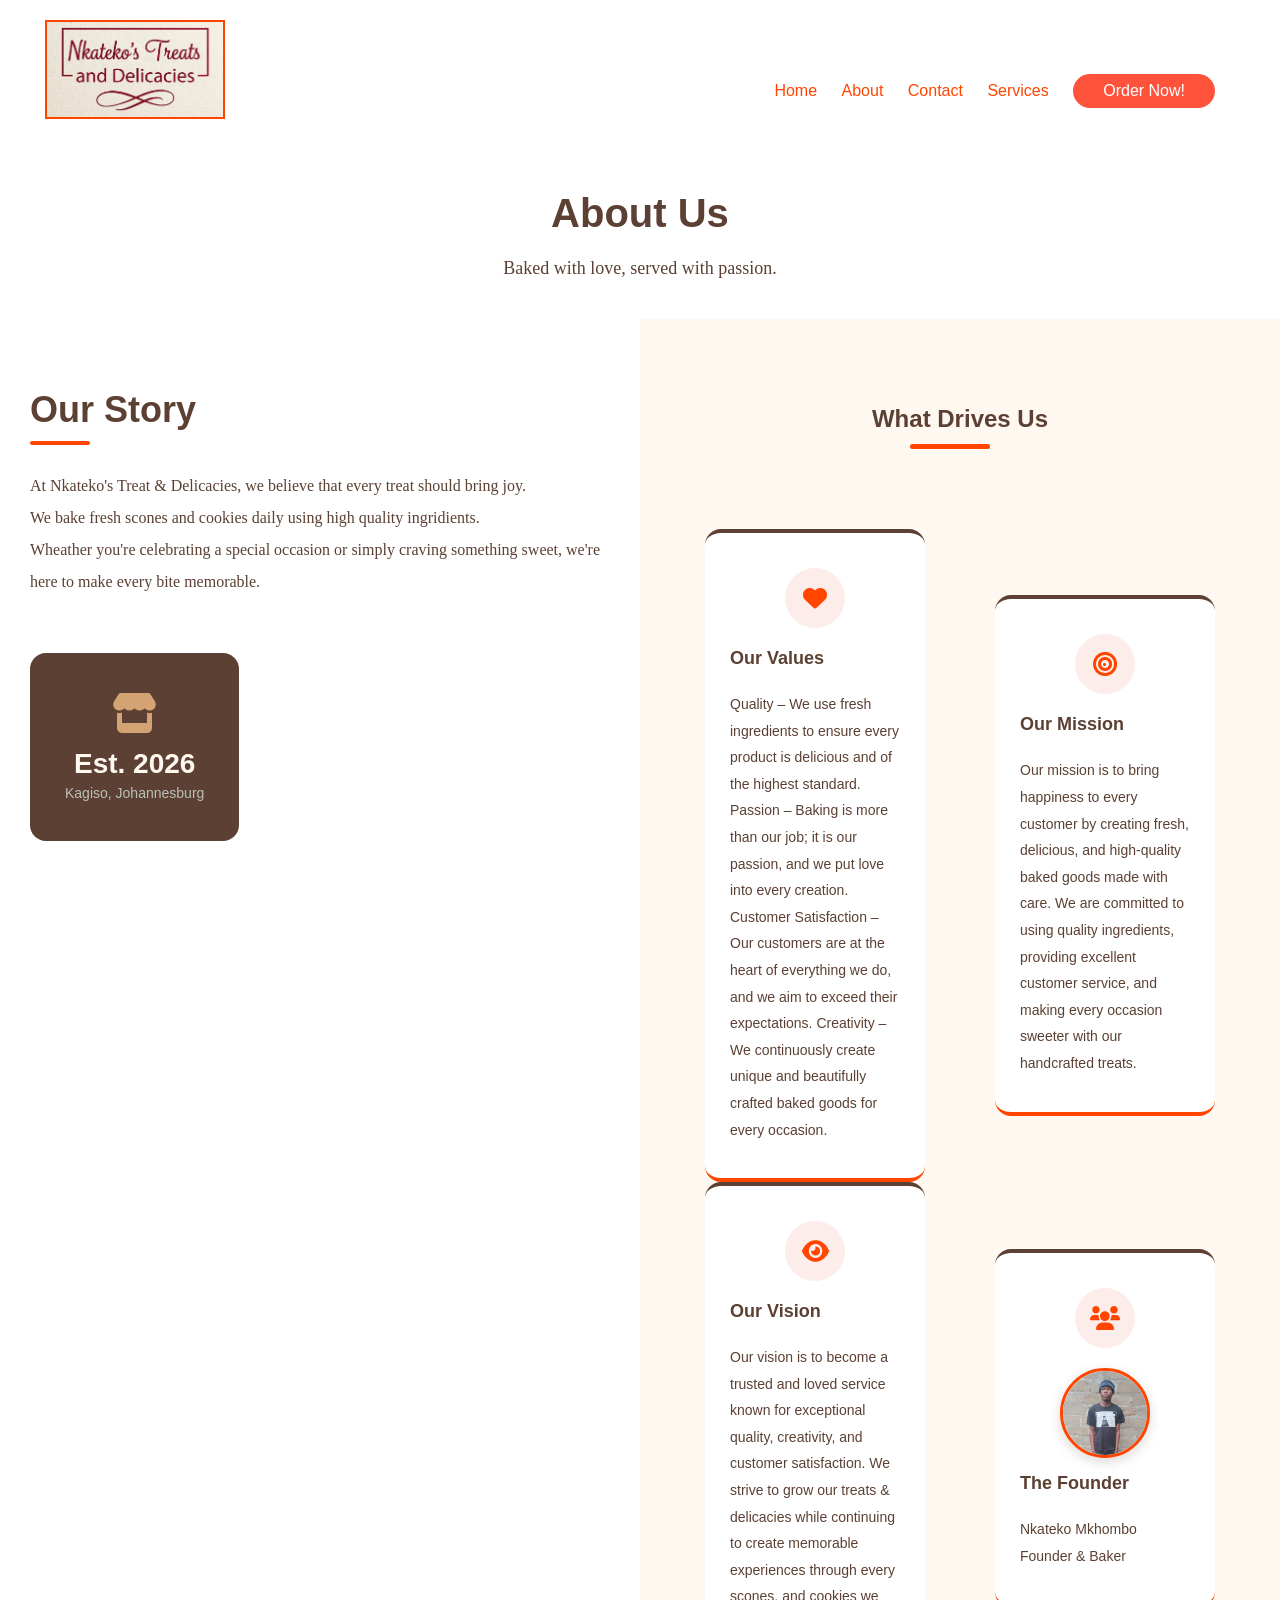
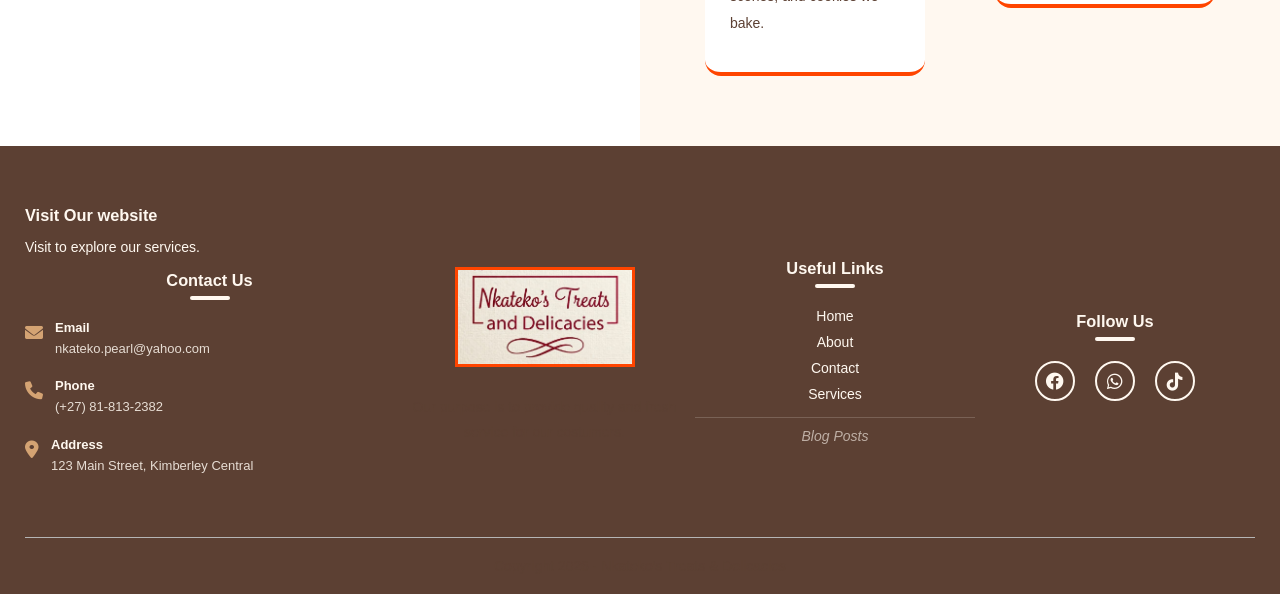
<file: JEREMIA/about.html>
<!DOCTYPE html>
<html lang="en">
<head>
    <meta charset="UTF-8">
    <meta name="viewport" content="width=device-width, initial-scale=1.0">
    <link rel="stylesheet" href="style.css">
    <link rel="stylesheet" href="https://cdnjs.cloudflare.com/ajax/libs/font-awesome/6.0.0/css/all.min.css">
    <title>About | Nkateko's Treats & Delicacies</title>
</head>
<body>

<!-- Navbar -->
    <div class="container">
        <div class="navbar">
            <div class="logo">
                <img src="images/Nkateko's logo.jpeg" alt="Nkateko's Bakery logo" width="128px">
            </div>
            <nav>
                <ul id="MenuItems">
                    <li><a href="index.html">Home</a></li>
                    <li><a href="about.html">About</a></li>
                    <li><a href="contact.html">Contact</a></li>
                    <li><a href="services.html">Services</a></li>
                    <li><a href="order.html" class="btn">Order Now!</a></li>
                </ul>
            </nav>
            <img src="images/menu-icon.png" class="menu-icon" onclick="menutoggle()">
        </div>

        <!-- Hero Banner -->
        <div class="about-hero">
            <h1>About Us</h1>
            <p>Baked with love, served with passion.</p>
        </div>
    </div>
</div>

<!------------------------------------------- About Content ----------------------------------->
<main class="about-page">

    <!-------------------------------------- Story Section ------------------------------------>
    <section class="about-story">
        <div class="small-container">
            <div class="about-story-inner">
                <div class="about-story-text">
                    <h2>Our Story</h2>
                    <div class="section-underline"></div>
                    <p>At Nkateko's Treat & Delicacies, we believe that every treat should bring joy.<br>We bake fresh scones and cookies daily using high quality ingridients.<br>Wheather you're celebrating a special occasion or simply craving something sweet, we're here to make every bite memorable.</p>
                </div>
                <div class="about-story-badge">
                    <i class="fa-solid fa-store"></i>
                    <h3>Est. 2026</h3>
                    <p>Kagiso, Johannesburg</p>
                </div>
            </div>
        </div>
    </section>

    <!---------------------------------------- Cards Section ---------------------------------->
    <section class="highlights-about">
        <div class="small-container">
            <h2 class="title">What Drives Us</h2>
            <div class="row">


                 <div class="about-card">
                    <div class="about-card-icon">
                        <i class="fa-solid fa-heart"></i>
                    </div>
                    <h3>Our Values</h3>
                    <p>Quality – We use fresh ingredients to ensure every product is delicious and of the highest standard.

                    Passion – Baking is more than our job; it is our passion, and we put love into every creation.

                    Customer Satisfaction – Our customers are at the heart of everything we do, and we aim to exceed their expectations.

                    Creativity – We continuously create unique and beautifully crafted baked goods for every occasion.</p>
                </div>

                <div class="about-card">
                    <div class="about-card-icon">
                        <i class="fa-solid fa-bullseye"></i>
                    </div>
                    <h3>Our Mission</h3>
                    <p>Our mission is to bring happiness to every customer by creating fresh, delicious, and high-quality baked goods made with care. We are committed to using quality ingredients, providing excellent customer service, and making every occasion sweeter with our handcrafted treats.</p>
                </div>

                <div class="about-card">
                    <div class="about-card-icon">
                        <i class="fa-solid fa-eye"></i>
                    </div>
                    <h3>Our Vision</h3>
                    <p>Our vision is to become a trusted and loved service known for exceptional quality, creativity, and customer satisfaction. We strive to grow our treats & delicacies while continuing to create memorable experiences through every scones, and cookies we bake.</p>
                </div>

               
                <div class="about-card">
                    <div class="about-card-icon">
                        <i class="fa-solid fa-users"></i>
                    </div>
                    <div class="leader-profile">
                        <img src="images/Jerry.jpeg" alt="Founder Name">
                    </div>

                    <h3>The Founder</h3>
                    <p class="founder-name">Nkateko Mkhombo</p>
                    <p class="founder-role">Founder & Baker</p>
                </div>

            </div>
        </div>
    </section>

</main>


<!------------------------------------------------- footer ---------------------------------------------------->


<div class="footer">
    <div class="container">
        <div class="row">
            <div class="footer-col-1">
                <h3>Visit Our website</h3>
                <p>Visit to explore our services.</p>

            <div class="footer-col-contact">
                <h3>Contact Us</h3>
                <div class="footer-contact-item">
                    <i class="fa-solid fa-envelope"></i>
                    <div>
                        <strong>Email</strong>
                        <p><a href="mailto:nkateko.pearl@yahoo.com">nkateko.pearl@yahoo.com</a></p>
                    </div>
                </div>
                <div class="footer-contact-item">
                    <i class="fa-solid fa-phone"></i>
                    <div>
                        <strong>Phone</strong>
                        <p><a href="tel:+27818132382">(+27) 81-813-2382</a></p>
                    </div>
                </div>
                <div class="footer-contact-item">
                    <i class="fa-solid fa-location-dot"></i>
                    <div>
                        <strong>Address</strong>
                        <p>123 Main Street, Kimberley Central</p>
                    </div>
                </div>
            </div>


            </div>

             <div class="footer-col-2">
                <img src="images/Nkateko's logo.jpeg" alt="">
                <p>Our purpose is to provide quality and fresh service for our costumers.</p>
            </div>

    
             <div class="footer-col-3">
                <h3>Useful Links</h3>
                <ul>
                    <li><a href="index.html">Home</a></li>
                    <li><a href="about.html">About</a></li>
                    <li><a href="contact.html">Contact</a></li>
                    <li><a href="services.html">Services</a></li>
                    <li>Blog Posts</li>
                </ul>
            </div>

             <div class="footer-col-4">
                <h3>Follow Us</h3>
                <div class="social-icons">
                <ul>
                    <a href="www.facebook.com/yourpagename" target="_blank" class="facebook"><i class="fa-brands fa-facebook"></i></a>
                    <a href="https://wa.me/27818132382" target="_blank" class="whatsapp"><i class="fa-brands fa-whatsapp"></i></a>
                    <a href="https://www.tiktok.com/@username" target="_blank" class="tiktok"><i class="fa-brands fa-tiktok"></i></a>
                </ul>
                </div>
               
            </div>
        </div>
        <hr>
        <p class="copyright">Copyright 2026 - Nkateko's Treats & Delicacies</p>
    </div>
</div>

<!-----------------------------------------------Footer Ends Here --------------------------------------------------------->

<!---- JavaScript for toggle menu ---->

 <script>
        var MenuItems = document.getElementById("MenuItems");

        MenuItems.style.maxHeight = "0px";

        function menutoggle(){
            if (MenuItems.style.maxHeight == "0px") {

                MenuItems.style.maxHeight = "270px";
                 MenuItems.style.pointerEvents = "auto";
            } 
            
            else {
                MenuItems.style.maxHeight = "0px";
                 MenuItems.style.pointerEvents = "none";
            }
        }
    </script>

 <!------------------ End ---------------------->

 <script src="script.js"></script>


</body>
</html>
</file>
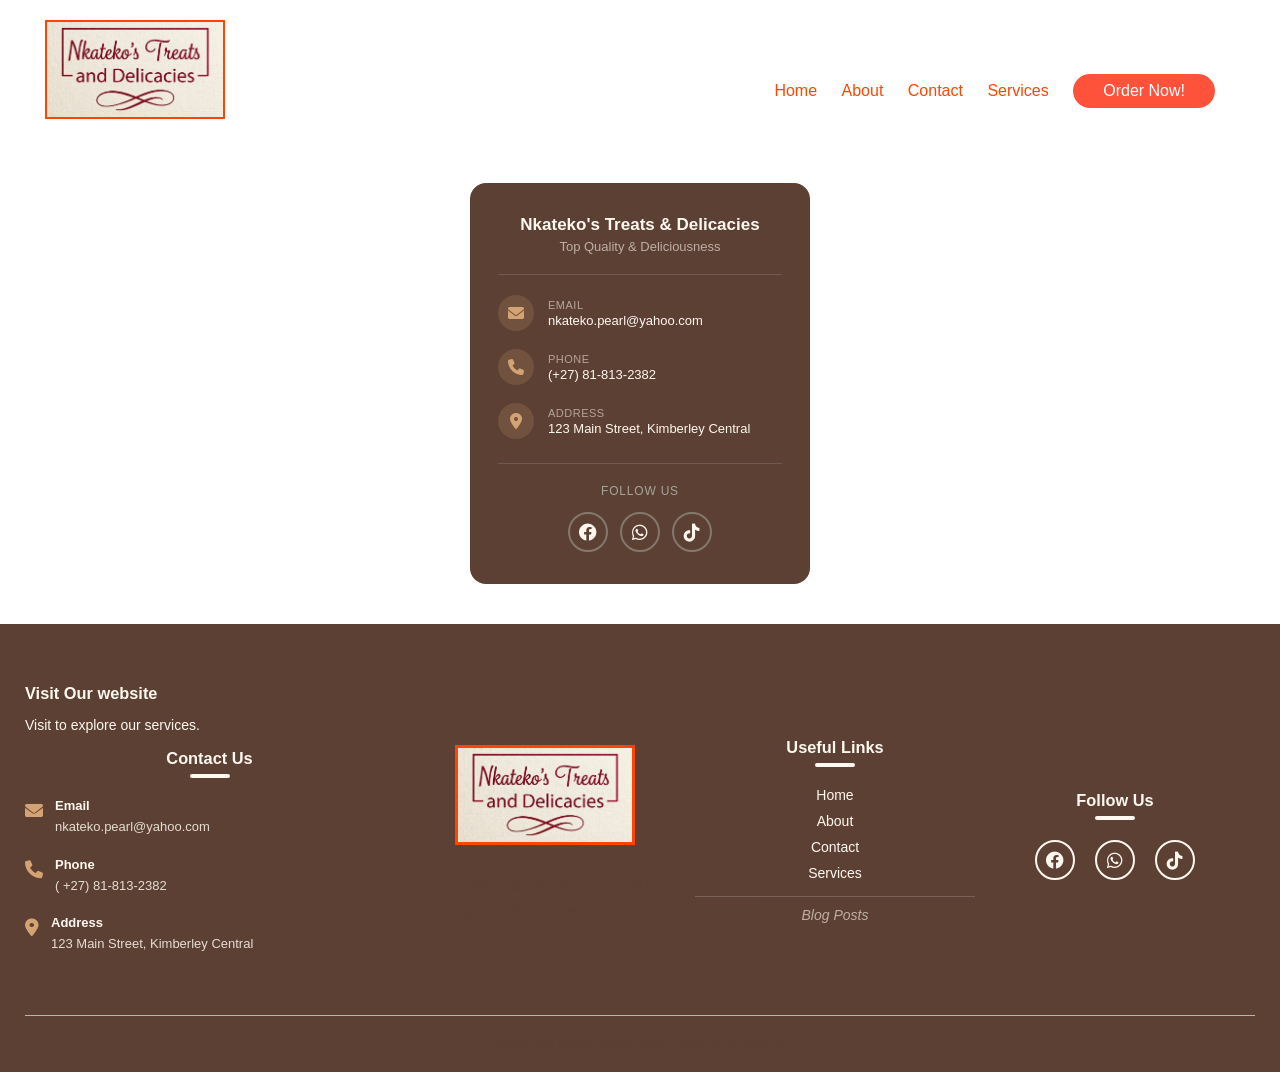
<file: JEREMIA/contact.html>
<!DOCTYPE html>
<html lang="en">
<head>
    <meta charset="UTF-8">
    <meta name="viewport" content="width=device-width, initial-scale=1.0">
    <link rel="stylesheet" href="style.css">
    <link rel="stylesheet" href="https://cdnjs.cloudflare.com/ajax/libs/font-awesome/6.0.0/css/all.min.css">
    <title>Services | Nkateko's Treats & Delicacies</title>
</head>
<body>

  <div class="container">
    <div class="navbar">
        <div class="logo">
            <img src="images/Nkateko's logo.jpeg" alt="" width="128px">
        </div>
        <nav>
            <ul id="MenuItems">
                <li><a href="index.html">Home</a></li>
                <li><a href="about.html">About</a></li>
                <li><a href="contact.html">Contact</a></li>
                <li><a href="services.html">Services</a></li>
                <li><a href="order.html" class="btn">Order Now!</a></li>
            </ul>
        </nav>
        <img src="images/menu-icon.png" class="menu-icon" onclick="menutoggle()">
    </div>
  </div>


  <div class="contact-card">
    <div class="contact-card-header">
        <h3>Nkateko's Treats & Delicacies</h3>
        <p>Top Quality & Deliciousness</p>
    </div>

 <div class="contact-card-body">
        <div class="contact-card-item">
            <div class="contact-card-icon"><i class="fa-solid fa-envelope"></i></div>
            <div>
                <span>Email</span>
                <p>nkateko.pearl@yahoo.com</p>
            </div>
        </div>
        <div class="contact-card-item">
            <div class="contact-card-icon"><i class="fa-solid fa-phone"></i></div>
            <div>
                <span>Phone</span>
                <p>(+27) 81-813-2382</p>
            </div>
        </div>
        <div class="contact-card-item">
            <div class="contact-card-icon"><i class="fa-solid fa-location-dot"></i></div>
            <div>
                <span>Address</span>
                <p>123 Main Street, Kimberley Central</p>
            </div>
        </div>
    </div>

  

  <div class="contact-card-footer">
        <p>Follow Us</p>
        <div class="social-icons">
            <ul>
                <li><a href="www.facebook.com/yourpagename" target="_blank" class="facebook"><i class="fa-brands fa-facebook"></i></a></li>
                <li><a href="https://wa.me/27818132382" target="_blank" class="whatsapp"><i class="fa-brands fa-whatsapp"></i></a></li>
                <li><a href="https://www.tiktok.com/@username" target="_blank" class="tiktok"><i class="fa-brands fa-tiktok"></i></a></li>
            </ul>
        </div>
    </div>
</div>


<div class="footer">
    <div class="container">
        <div class="row">
            <div class="footer-col-1">
                <h3>Visit Our website</h3>
                <p>Visit to explore our services.</p>

            <div class="footer-col-contact">
                <h3>Contact Us</h3>
                <div class="footer-contact-item">
                    <i class="fa-solid fa-envelope"></i>
                    <div>
                        <strong>Email</strong>
                        <p><a href="mailto:nkateko.pearl@yahoo.com">nkateko.pearl@yahoo.com</a></p>
                    </div>
                </div>
                <div class="footer-contact-item">
                    <i class="fa-solid fa-phone"></i>
                    <div>
                        <strong>Phone</strong>
                        <p><a href="tel:+27818132382">( +27) 81-813-2382</a></p>
                    </div>
                </div>
                <div class="footer-contact-item">
                    <i class="fa-solid fa-location-dot"></i>
                    <div>
                        <strong>Address</strong>
                        <p>123 Main Street, Kimberley Central</p>
                    </div>
                </div>
            </div>


            </div>

             <div class="footer-col-2">
                <img src="images/Nkateko's logo.jpeg" alt="">
                <p>Our purpose is to provide quality and fresh service for our costumers.</p>
            </div>

    
             <div class="footer-col-3">
                <h3>Useful Links</h3>
                <ul>
                    <li><a href="index.html">Home</a></li>
                    <li><a href="about.html">About</a></li>
                    <li><a href="contact.html">Contact</a></li>
                    <li><a href="services.html">Services</a></li>
                    <li>Blog Posts</li>
                </ul>
            </div>

             <div class="footer-col-4">
                <h3>Follow Us</h3>
                <div class="social-icons">
                <ul>
                    <a href="www.facebook.com/yourpagename" target="_balnk" class="facebook"><i class="fa-brands fa-facebook"></i></a>
                    <a href="https://wa.me/27818132382" target="_blank" class="whatsapp"><i class="fa-brands fa-whatsapp"></i></a>
                    <a href="https://www.tiktok.com/@username" target="_blank" class="tiktok"><i class="fa-brands fa-tiktok"></i></a>
                </ul>
                </div>
               
            </div>
        </div>
        <hr>
        <p class="copyright">Copyright 2026 - Nkateko's Treats & Delicacies</p>
    </div>
</div>

<!-----------------------------------------------Footer Ends Here --------------------------------------------------------->

<!---- JavaScript for toggle menu ---->

 <script>
        var MenuItems = document.getElementById("MenuItems");

        MenuItems.style.maxHeight = "0px";

        function menutoggle(){
            if (MenuItems.style.maxHeight == "0px") {

                MenuItems.style.maxHeight = "270px";
                 MenuItems.style.pointerEvents = "auto";
            } 
            
            else {
                MenuItems.style.maxHeight = "0px";
                 MenuItems.style.pointerEvents = "none";
            }
        }
    </script>

 <!------------------ End ---------------------->




   





  </body>
</html>
</file>
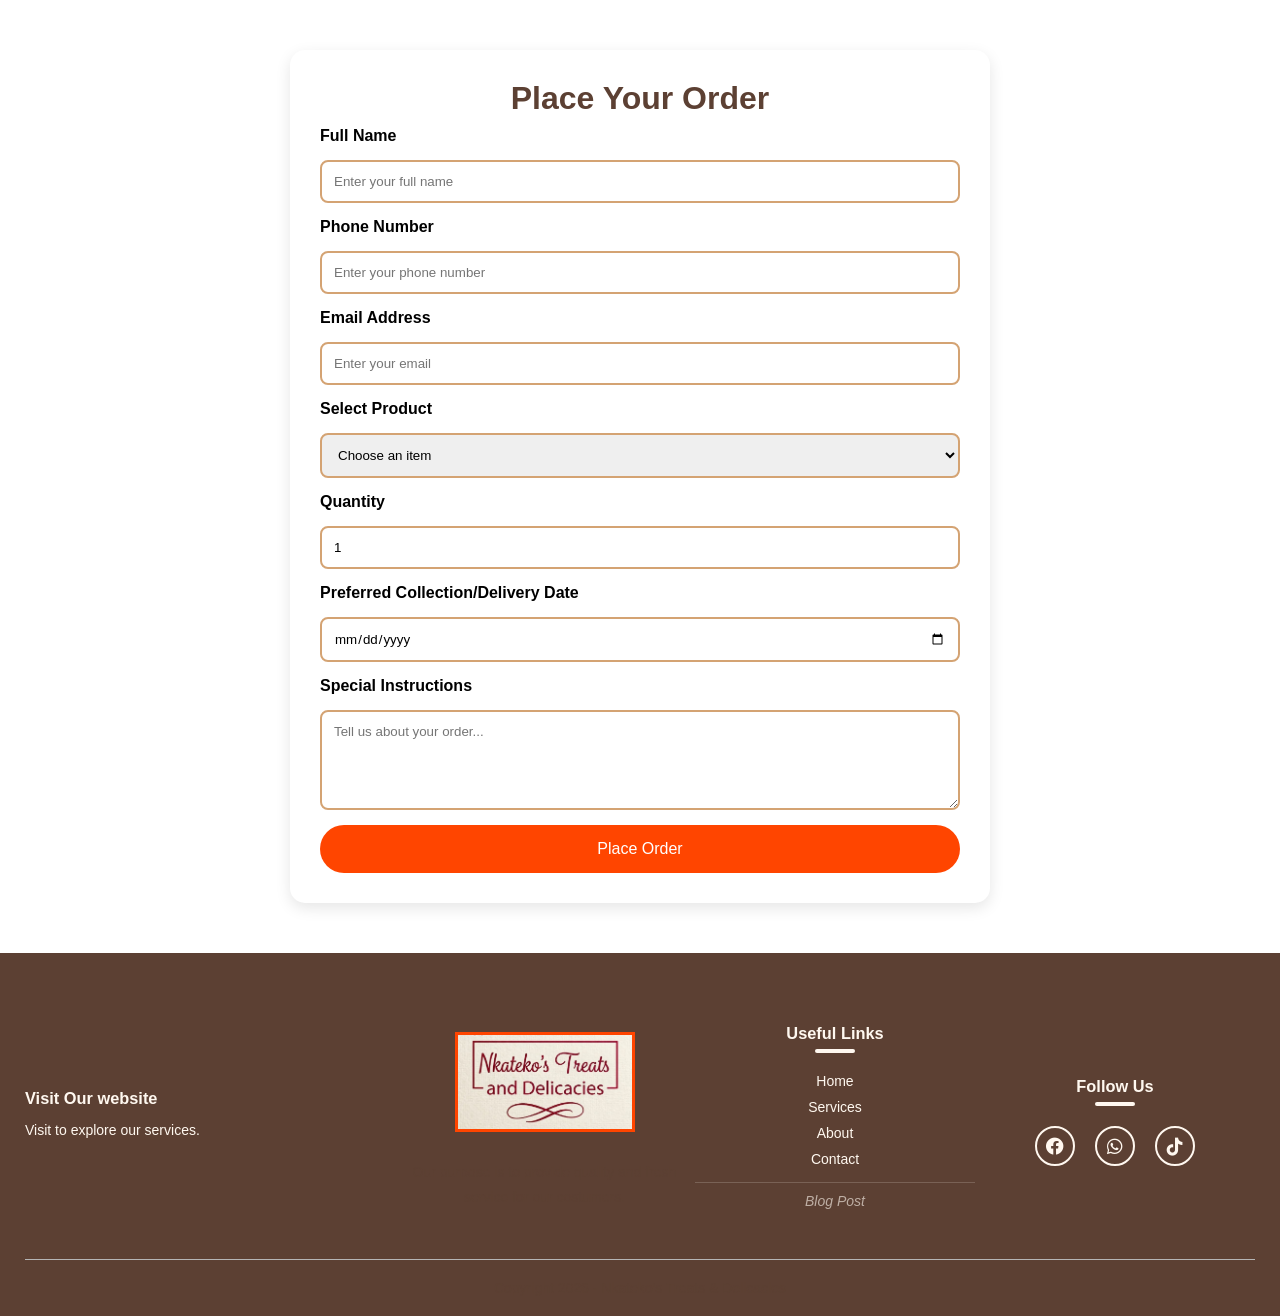
<file: JEREMIA/order.html>
<!DOCTYPE html>
<html lang="en">
<head>
    <meta charset="UTF-8">
    <meta name="viewport" content="width=device-width, initial-scale=1.0">
    <link rel="stylesheet" href="style.css">
    <link rel="stylesheet" href="https://cdnjs.cloudflare.com/ajax/libs/font-awesome/6.0.0/css/all.min.css">
    <title>Order Now! | Nkateko's Treats & Delicacies</title>
</head>
<body>


<!---------------------------------------------------------- Order Form -------------------------------------------------------------------------->

<main>
    <div class="order-section">
        <h1>Place Your Order</h1>

        <form id="orderForm">
            <label for="fullName">Full Name</label>
            <input type="text" id="fullName" name="fullName" placeholder="Enter your full name" required>

            <label for="phoneNumber">Phone Number</label>
            <input type="tel" id="phoneNumber" name="phoneNumber" placeholder="Enter your phone number" required>

            <label for="email">Email Address</label>
            <input type="email" id="email" name="email" placeholder="Enter your email" required>

            <label for="product">Select Product</label>
            <select id="product" name="product" required>
                <option value="">Choose an item</option>
                <option>Lemon Poppy Seeds Muffins</option>
                <option>Blueberry Scones</option>
                <option>Lemon Raisins Scones</option>
                <option>20L Bucket Scones</option>
                <option>Choc-Chip Cookies</option>
                <option>Plastic Pack Scones</option>
                <option>Fresh Scones</option>
            </select>

            <label for="quantity">Quantity</label>
            <input type="number" id="quantity" name="quantity" min="1" value="1">

            <label for="date">Preferred Collection/Delivery Date</label>
            <input type="date" id="date" name="date">

            <label for="instructions">Special Instructions</label>
            <textarea id="instructions" name="instructions" placeholder="Tell us about your order..."></textarea>

            <button type="submit">Place Order</button>
        </form>
    </div>
</main>


<!----------------------------------------------------------- Form Ends Here --------------------------------------------------------------------->


<!------------------------------------------------- Footer starts here --------------------------------------------------------------------------->

<div class="footer">
    <div class="container">
        <div class="row">
            <div class="footer-col-1">
                <h3>Visit Our website</h3>
                <p>Visit to explore our services.</p>
            </div>

            <div class="footer-col-2">
                <img src="images/Nkateko's logo.jpeg" alt="">
                <p>Our purpose is to provide quality and fresh service for our costumers.</p>
            </div>

            <div class="footer-col-3">
                <h3>Useful Links</h3>
                <ul>
                    <li><a href="index.html">Home</a></li>
                    <li><a href="services.html">Services</a></li>
                    <li><a href="">About</a></li>
                    <li><a href="">Contact</a></li>
                    <li>Blog Post</li>
                </ul>
            </div>

            <div class="footer-col-4">
                <h3>Follow Us</h3>
               <div class="social-icons">
                <ul>
                    <a href="#" class="facebook"><i class="fa-brands fa-facebook"></i></a>
                    <a href="#" class="whatsapp"><i class="fa-brands fa-whatsapp"></i></a>
                    <a href="#" class="tiktok"><i class="fa-brands fa-tiktok"></i></a>
                </ul>
                </div>
            </div>
        </div>
        <hr>
        <p class="copyright">Copyright 2026 - Nkateko's Treats & Delicacies</p>
    </div>
</div>

<!--------------------------------------------------------------- Footer Ends Here --------------------------------------------------------------->




<!------------------------------------------ Confirmation Modal for when placing an order -------------------------------------------------------->


<div id="modalOverlay" style="display:none; position:fixed; top:0; left:0; width:100%; height:100%; background:rgba(0,0,0,0.5); z-index:999; justify-content:center; align-items:center;">
    <div id="modalBox" style="background:#fff; border-radius:15px; padding:40px 30px; max-width:420px; width:90%; text-align:center;">
        <div style="font-size:50px; margin-bottom:10px;">🎉</div>
        <h2 style="color:#5C4033; margin-bottom:10px;">Order Received!</h2>
        <p id="modalMessage" style="color:#5C4033; margin-bottom:25px; line-height:1.6;"></p>
        <button id="whatsappBtn" style="background:#25D366; color:white; border:none; padding:12px 30px; border-radius:50px; font-size:1rem; cursor:pointer; margin-bottom:10px; width:100%;">
            Send via WhatsApp
        </button>
        <button id="closeModal" style="background:transparent; color:#5C4033; border:2px solid #5C4033; padding:10px 30px; border-radius:50px; font-size:0.9rem; cursor:pointer; width:100%;">
            Close
        </button>
    </div>
</div>

<!---------------------------------------------------- Confirmation Ends Here ------------------------------------------------------------------->






<!---------------------------------------------------- JavaScript for toggle menu --------------------------------------------------------------->

 <script>
        var MenuItems = document.getElementById("MenuItems");
        if (MenuItems) {
            MenuItems.style.maxHeight = "0px";
            function menutoggle(){
                if (MenuItems.style.maxHeight == "0px") {
                    MenuItems.style.maxHeight = "270px";
                     MenuItems.style.pointerEvents = "auto";
                } else {
                    MenuItems.style.maxHeight = "0px";
                     MenuItems.style.pointerEvents = "none";
                }
            }
        }
    </script>


<script src="script.js"></script>


<!----------------------------------------------------------------------- End here --------------------------------------------------------------->


</body>
</html>
</file>
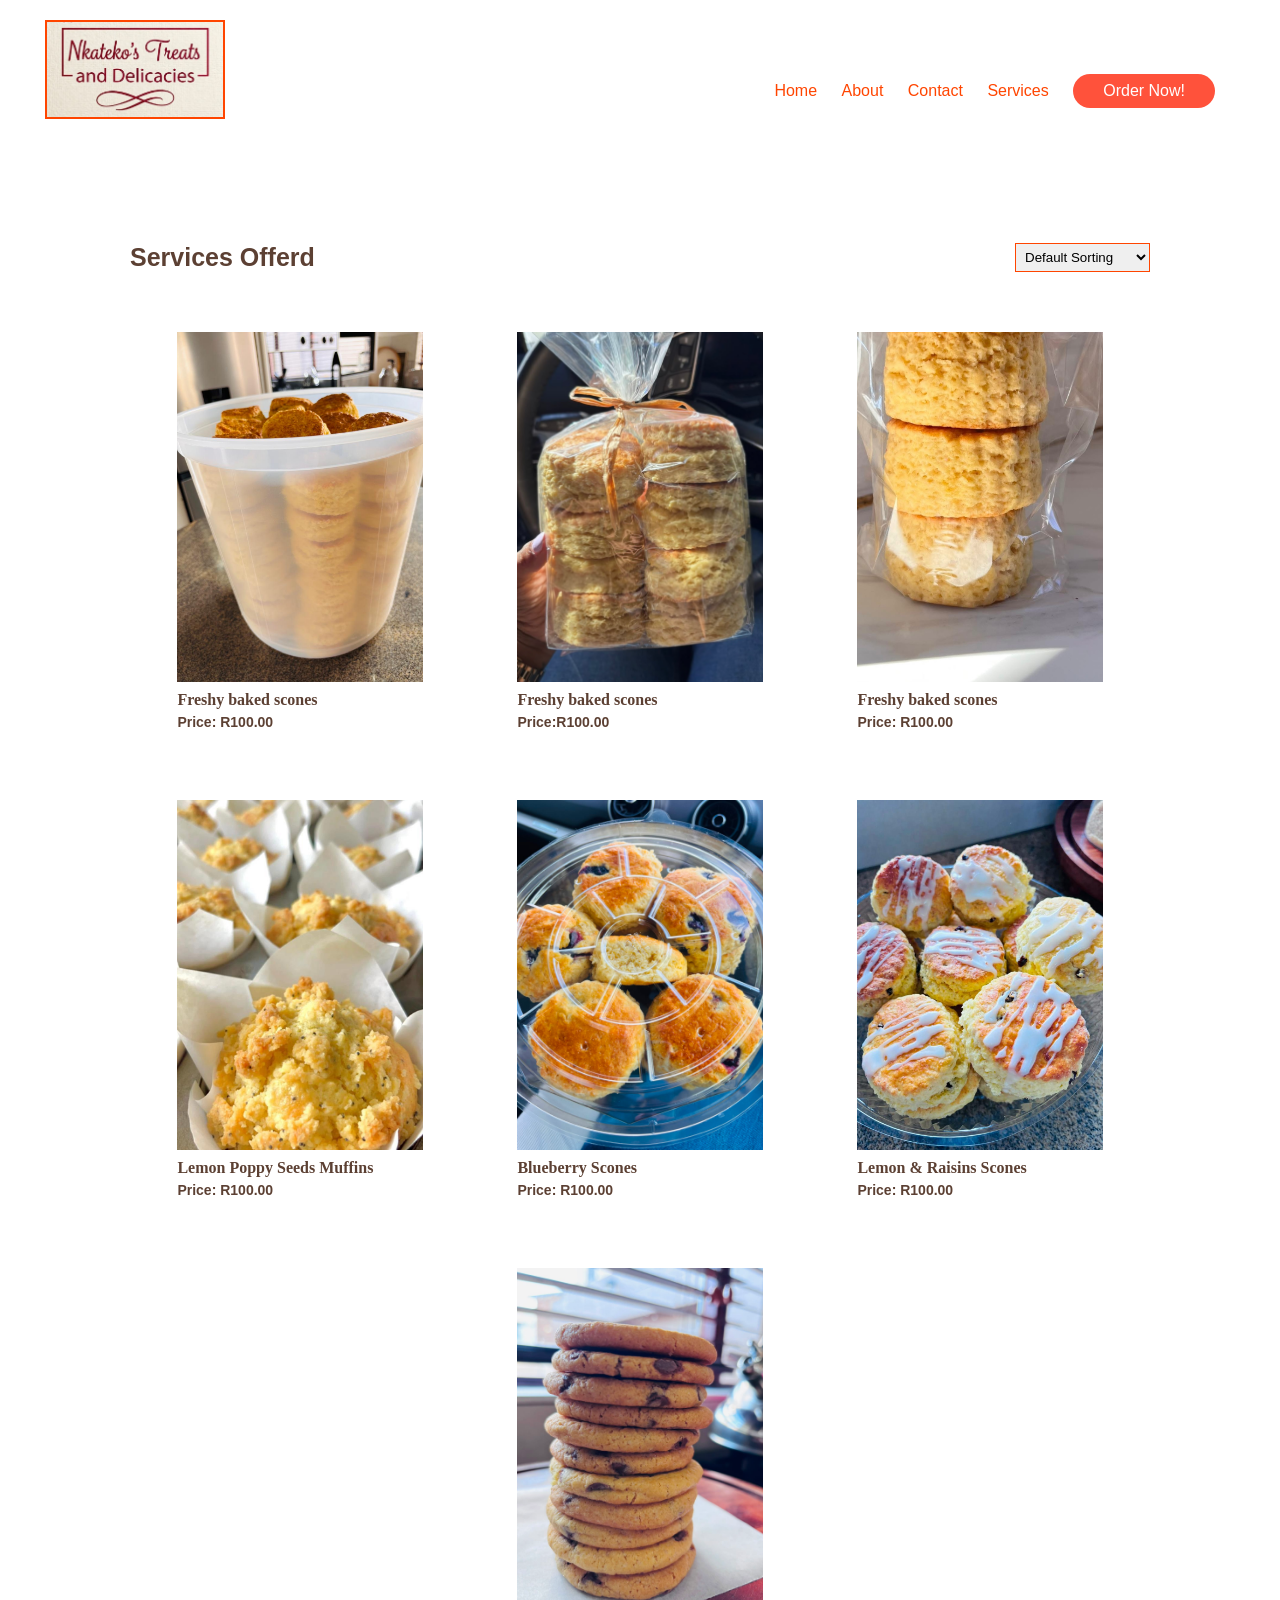
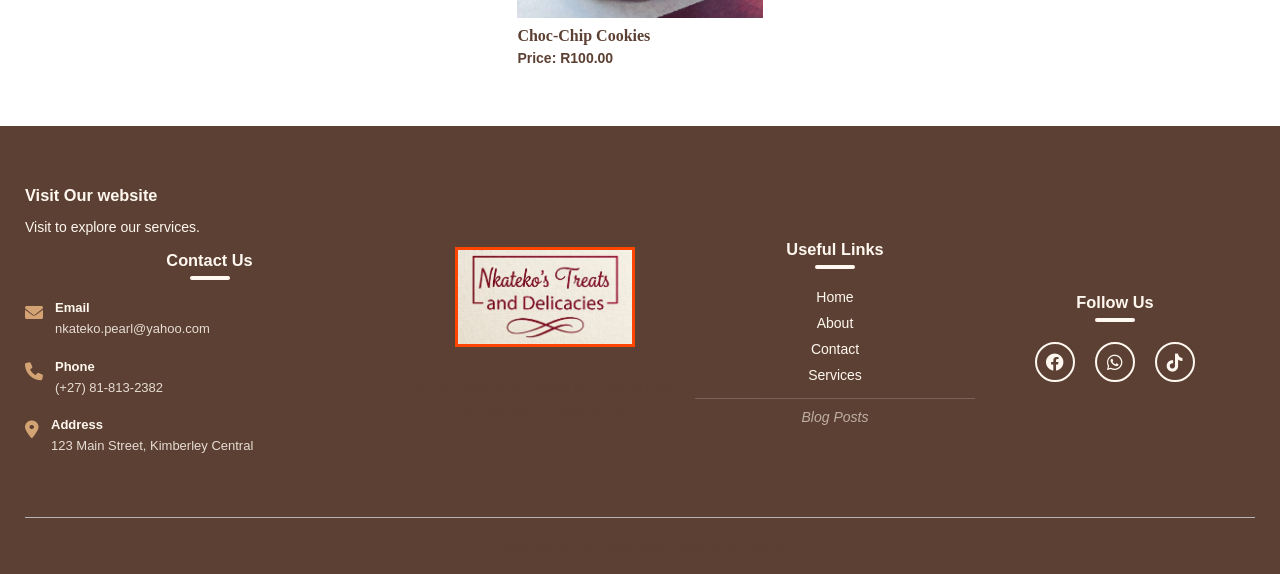
<file: JEREMIA/services.html>
<!DOCTYPE html>
<html lang="en">
<head>
    <meta charset="UTF-8">
    <meta name="viewport" content="width=device-width, initial-scale=1.0">
    <link rel="stylesheet" href="style.css">
    <link rel="stylesheet" href="https://cdnjs.cloudflare.com/ajax/libs/font-awesome/6.0.0/css/all.min.css">
    <title>Services | Nkateko's Treats & Delicacies</title>
</head>
<body>

  <div class="container">
    <div class="navbar">
        <div class="logo">
            <img src="images/Nkateko's logo.jpeg" alt="" width="128px">
        </div>
        <nav>
            <ul id="MenuItems">
                <li><a href="index.html">Home</a></li>
                <li><a href="about.html">About</a></li>
                <li><a href="contact.html">Contact</a></li>
                <li><a href="services.html">Services</a></li>
                <li><a href="order.html" class="btn">Order Now!</a></li>
            </ul>
        </nav>
        <img src="images/menu-icon.png" class="menu-icon" onclick="menutoggle()">
    </div>
  </div>





<!--------------------------------------------------------------- Services offerd ---------------------------------------------------------------->

     <div class="small-container">

        <div class="row row-2">
            <h2>Services Offerd</h2>
            <select>
                <option>Default Sorting</option>
                <option>Default scones</option>
                <option>Default cupcakes</option>
                <option>Default cookies</option>
                <option>Default price</option>
            </select>
        </div>
   
    <div class="row">
        <div class="col-4">
            <img src="images/bucket_scones.JPG" alt="">
            <h4>Freshy baked scones</h4>
            <p>Price: R100.00</p>
        </div>

         <div class="col-4">
            <img src="images/scones1.jpg" alt="">
            <h4>Freshy baked scones</h4>
            <p>Price:R100.00</p>
        </div>

         <div class="col-4">
            <img src="images/custard_scones.jpg" alt="">
            <h4>Freshy baked scones</h4>
            <p>Price: R100.00</p>
        </div>

         <div class="col-4">
            <img src="images/Lemon poppy seeds muffin.jpeg" alt="">
            <h4>Lemon Poppy Seeds Muffins</h4>
            <p>Price: R100.00</p>
        </div>

         <div class="col-4">
            <img src="images/Blueberry scones.jpeg" alt="">
            <h4>Blueberry Scones</h4>
            <p>Price: R100.00</p>
        </div>

         <div class="col-4">
            <img src="images/Lemon & raisins.jpeg" alt="">
            <h4>Lemon & Raisins Scones</h4>
            <p>Price: R100.00</p>
        </div>

         <div class="col-4">
            <img src="images/Choc-chip_cookies.jpeg" alt="">
            <h4>Choc-Chip Cookies</h4>
            <p>Price: R100.00</p>
        </div>
 </div>
</div>

<!-------------------------------------------------------------- Ends Here ----------------------------------------------------------------------->



<div class="footer">
    <div class="container">
        <div class="row">
            <div class="footer-col-1">
                <h3>Visit Our website</h3>
                <p>Visit to explore our services.</p>

            <div class="footer-col-contact">
                <h3>Contact Us</h3>
                <div class="footer-contact-item">
                    <i class="fa-solid fa-envelope"></i>
                    <div>
                        <strong>Email</strong>
                        <p><a href="mailto:nkateko.pearl@yahoo.com">nkateko.pearl@yahoo.com</a></p>
                    </div>
                </div>
                <div class="footer-contact-item">
                    <i class="fa-solid fa-phone"></i>
                    <div>
                        <strong>Phone</strong>
                        <p><a href="tel:+27818132382">(+27) 81-813-2382</a></p>
                    </div>
                </div>
                <div class="footer-contact-item">
                    <i class="fa-solid fa-location-dot"></i>
                    <div>
                        <strong>Address</strong>
                        <p>123 Main Street, Kimberley Central</p>
                    </div>
                </div>
            </div>


            </div>

             <div class="footer-col-2">
                <img src="images/Nkateko's logo.jpeg" alt="">
                <p>Our purpose is to provide quality and fresh service for our costumers.</p>
            </div>

    
             <div class="footer-col-3">
                <h3>Useful Links</h3>
                <ul>
                    <li><a href="index.html">Home</a></li>
                    <li><a href="about.html">About</a></li>
                    <li><a href="conatct.html">Contact</a></li>
                    <li><a href="services.html">Services</a></li>
                    <li>Blog Posts</li>
                </ul>
            </div>

             <div class="footer-col-4">
                <h3>Follow Us</h3>
                <div class="social-icons">
                <ul>
                    <a href="www.facebook.com/yourpagename" target="_blank" class="facebook"><i class="fa-brands fa-facebook"></i></a>
                    <a href="https://wa.me/27818132382" target="_blank" class="whatsapp"><i class="fa-brands fa-whatsapp"></i></a>
                    <a href="https://www.tiktok.com/@username" target="_blank" class="tiktok"><i class="fa-brands fa-tiktok"></i></a>
                </ul>
                </div>
               
            </div>
        </div>
        <hr>
        <p class="copyright">Copyright 2026 - Nkateko's Treats & Delicacies</p>
    </div>
</div>

<!-----------------------------------------------Footer Ends Here --------------------------------------------------------->

<!---- JavaScript for toggle menu ---->

 <script>
        var MenuItems = document.getElementById("MenuItems");

        MenuItems.style.maxHeight = "0px";

        function menutoggle(){
            if (MenuItems.style.maxHeight == "0px") {

                MenuItems.style.maxHeight = "270px";
                 MenuItems.style.pointerEvents = "auto";
            } 
            
            else {
                MenuItems.style.maxHeight = "0px";
                 MenuItems.style.pointerEvents = "none";
            }
        }
    </script>

 <!------------------ End ---------------------->



</body>
</html>
</file>
<file: JEREMIA/style.css>
*{
    margin: 0;
    padding: 0;
    box-sizing: border-box;
    font-family: sans-serif;
}

html, body {
    width: 100%;
    overflow-x: hidden;
    scroll-behavior: smooth;
}

.navbar{
    padding: 20px;
    display: flex;
    align-items: center;
}

.logo img{
    border: 2px solid orangered;
    width: 180px;
}


/*---------------------------------------------------- styling for the navbar ------------------------------------------------------------------*/

nav{
    flex: 1;
    text-align: right;
}
nav ul{
    list-style-type: none;
    display: inline-block;
}
nav ul li{
    display: inline-block;
    margin-right: 20px;
}
a{
    text-decoration: none;
    color: orangered;
}
a:hover{
     color: #5C4033;
}
p{
    color: #5C4033;
}


/*--------------------------------------------------- Container for the nav-bar section ---------------------------------------------------------*/

.container{
    max-width: 1300px;
    margin: auto;
    padding-left: 25px;
    padding-right: 25px;
}

.row{
    display: flex;
    align-items: center;
    flex-wrap: wrap;
    justify-content: space-around;
}

.col-2{
    flex-basis: 50%;
    min-width: 300px;
}
.col-2 img{
    max-width: 100%;
    padding: 50px 0;

}
.col-2 h1{
    font-size: 50px;
    color: #5C4033;
    font-family: sans-serif;
    line-height: 60px;
    margin: 20px 0;
    text-shadow: 0 2px 6px rgba(92, 64, 51, 0.12);
}
.col-2 p{
    font-size: 20px;
    font-family: Georgia;
}

/*------------------------------------------------------- styling for the buttons ---------------------------------------------------------------*/

.button{
    background: #ff523b;
    border-radius: 30px;
    color: #fff;
    display: inline-block;
    padding: 8px 30px;
    margin: 30px 0;
    transition: 0.5s;
    cursor: pointer;
}
.button:hover{
    background-color: #D4A373;
    transform: scale(0.9);
}

.btn{
    background: #ff523b;
    border-radius: 30px;
    color: #fff;
    display: inline-block;
    padding: 8px 30px;
    margin: 30px 0;
    transition: 0.5s;

}
.btn:hover{
    background-color: #D4A373;
    color: #5C4033;
}

/*---------------------------------------------------- styling for the buttons ends here ------------------------------------------------------- */

.header{
    min-height: 100vh;
    width: 100%;
}
.header .row{
   background: radial-gradient(
       #FFF8F0BF, #FFF8F059);
}

.categories{
    margin: 70px 0;
}

.col-3{
    flex-basis: 30%;
    min-width: 250px;
    margin-bottom: 30px;
}
.col-3 img{
    width: 300px;
    height: 350px;
    object-fit: cover;
}


/*------------------------------------------------------ For the featured categories ------------------------------------------------------------*/

.small-container{
    max-width: 1080px;
    margin: auto;
    padding-left: 30px;
    padding-right: 30px;
}

.col-4{
    flex-basis: 26%;
    padding: 10px;
    min-width: 200px;
    margin-bottom: 50px;
    transition: transform 0.5s;
}

.col-4:hover{
    transform: translateY(-5px);
}

.col-4 img{
    width: 100%;
    height: 350px;
    object-fit: cover;
    transition: translateY(-5px);

}

.col-4 h4{
    font-family: Georgia, 'Times New Roman', Times, serif
}
.col-4 p{
    font-family: Arial;
    font-weight: 800;
}
 
.title{
    text-align: center;
    margin: 0 auto 80px;
    position: relative;
    line-height: 60px;
    color: #5C4033
}

.title::after{
    content: '';
    background: orangered;
    width: 80px;
    height: 5px;
    border-radius: 5px;
    position: absolute;
    bottom: 0;
    left: 50%;
    transform: translateX(-50px);

}

h4{
   color: #5C4033;
   font-weight: 5px;
   padding: 5px 0;
   cursor: pointer;
}
.col-4 p{
    font-size: 14px;
    transition: transform 0.5s;
    border: 1px  orangered;
    cursor: pointer;
}

/* -------------------------------------------------------- for the footer --------------------------------------------------------------------- */

.footer{
    background: #5C4033;
    color: #FFF8F0;
    font-size: 14px;
    padding: 60px 0 20px;
    width: 100vw;
    margin-left: calc(50% - 50vw);
    margin-right: calc(50% - 50vw);
}

.footer-col-1 p{
    color: #FFF8F0;
    line-height: 1.8;
    margin-top: 10px;
}

.footer-col-2{
    color: #FFF8F0;
    line-height: 1.8;
    margin-top: 10px;
    text-align: center;
}

.footer-col-3 ul li:last-child{
    color: #FFF8F0;
    cursor: default;
    opacity: 0.6;
    font-style: italic;
    margin-top: 15px;
    padding-top: 10px;
    border-top: 1px solid rgba(255, 248, 240, 0.3);
}

.footer-col-contact{
    flex-basis: 20%;
    min-width: 220px;
    margin-bottom: 20px;
}
.footer-col-contact h3{
    color: #FFF8F0;
    margin-bottom: 20px;
    position: relative;
    line-height: 40px;
    text-align: center;
}
.footer-col-contact h3::after{
    content: '';
    background: #FFF8F0;
    width: 40px;
    height: 4px;
    border-radius: 5px;
    position: absolute;
    bottom: 0;
    left: 50%;
    transform: translateX(-50%);
}

.footer-contact-item{
    display: flex;
    align-items: flex-start;
    gap: 12px;
    margin-bottom: 18px;
}
.footer-contact-item i{
    color: #D4A373;
    font-size: 18px;
    margin-top: 3px;
    flex-shrink: 0;
}
.footer-contact-item strong{
    color: #FFF8F0;
    font-size: 13px;
    display: block;
    margin-bottom: 2px;
}
.footer-contact-item p{
    color: #FFF8F0;
    font-size: 13px;
    margin: 0;
    opacity: 0.85;
}

.footer-contact-item a{
    color: #FFF8F0;
    transition: color 0.5s;
}
.footer-contact-item a:hover{
    color:#D4A373;
}



.footer-col-3 h3{
    color: #FFF8F0;
    margin-bottom: 20px;
    position: relative;
    line-height: 40px;
    text-align: center;
}
.footer-col-3 h3::after{
    content: '';
    background: #FFF8F0;
    width: 40px;
    height: 4px;
    border-radius: 5px;
    position: absolute;
    bottom: 0;
    left: 50%;
    transform: translateX(-50%);
}

.footer-col-1, .footer-col-2, .footer-col-3, .footer-col-4{
    min-width: 280px;
    margin-bottom: 20px;
}

.footer-col-1{
    flex-basis: 30%;
}
.footer-col-2{
    flex: 1;
    text-align: center;
}
.footer-col-2 img{
    width: 180px;
    margin-bottom: 20px;
    border: solid orangered;
}
.footer-col-3, .footer-col-4{
    flex-basis: 12%;
    text-align: center;
}

.footer-col-3 ul{
    list-style-type: none;
    padding:0;
}

.footer-col-3 ul li{
    margin-bottom: 10px;
    color:#FFF8F0;
}
.footer-col-3 ul li a{
    color: #FFF8F0;
    transition: color 0.3s;
}
.footer-col-3 ul li a:hover{
    color: #D4A373;
}
.footer hr{
    border: none;
    background: #b5b5b5;
    height: 1px;
    margin: 20px 0;
}

.copyright{
    text-align: center;
}
/*----------------------------------------------------------------------------------------------------------------------------------------------*/


/*--------------------------------------------------- styling for the social links -------------------------------------------------------------*/

.footer-col-4 h3{
    color: #FFF8F0;
    margin-bottom: 20px;
    position:relative;
    line-height: 40px;
    text-align: center;
}
.footer-col-4 h3::after{
    content: '';
    background: #FFF8F0;
    width: 40px;
    height: 4px;
    border-radius: 5px;
    position: absolute;
    bottom: 0;
    left: 50%;
    transform: translateX(-50%);
}

.social-icons ul{
    padding: 0;
    margin-top: 15px;
    display: flex;
    gap: 20px;
    justify-content: center;

}
.social-icons a{
    display: flex;
    align-items: center;
    justify-content: center;
    width: 40px;
    height: 40px;
    border-radius: 50%;
    border: 2px solid #FFF8F0;
    color: #FFF8F0;
    font-size: 18px;
    transition: transform 0.5s ease;
}
.social-icons a:hover{
    background: #FFF8F0;
    transform: scale(1.3);
    filter: brightness(1.4);
}
.social-icons a.facebook:hover{
    color: #1877F2;
}
.social-icons a.whatsapp:hover{
    color: #248045;
}
.social-icons a.tiktok:hover{
    color: #FE2C55;
}

/*----------------------------------------------------------------------------------------------------------------------------------------------*/

/* This is to create the pop-up icon when you hover on it and how much must it zoom by scale of 1.3, */


/*---------------------------------------------------------styling for the menu-icon -----------------------------------------------------------*/

.menu-icon{
    width: 60px;
    padding-bottom: 30px;
    margin-left: 35px;
}
.menu-icon{
    display: none;
}


/*------------------------------------------------------- Services offered ---------------------------------------------------------------------*/

.row-2{
    justify-content: space-between;
    margin: 100px auto 50px;
}
.row-2 h2{
    font-size: 25px;
    font-family: sans-serif;
    color: #5C4033;
}
select{
    border: 1px solid orangered;
    padding: 5px;
}
select:focus{
    outline: none;
}



/*---------------------------------------------------------- Order Now page ---------------------------------------------------------------------*/

main{
    display: flex;
    justify-content: center;
}

.order-section{
    width: 90%;
    max-width: 700px;
    margin: 50px auto;
    padding: 30px;
    background: #fff;
    border-radius: 15px;
    box-shadow: 0 5px 15px rgba(0,0,0,0.1);
}

.order-section h1{
    text-align: center;
    margin-bottom: 10px;
    color: #5C4033;
}

.order-section form{
    display: flex;
    flex-direction: column;
    gap: 15px;
}

.order-section label{
    font-weight: bold;
}

.order-section input,
.order-section select,
.order-section textarea{
    padding: 12px;
    font-family: Arial;
    border: 2px solid #D4A373;
    border-radius: 8px;
    outline: none;
}

.order-section input:focus,
.order-section select:focus,
.order-section textarea:focus{
    border-color: #FF4500;
}

.order-section textarea{
    min-height: 100px;
}

.order-section button{
    background: #FF4500;
    color: white;
    border: none;
    padding: 15px;
    border-radius: 50px;
    cursor: pointer;
    font-size: 1rem;
    transition: 0.3s;
}

.order-section button:hover{
    background: #D4A373;
    color: #5C4033;
}

/*-----------------------------------------------------------------------------------------------------------------------------------------------*/



/*---------------------- Contact Page -------------------*/

.contact-card{
    background: #5C4033;
    border-radius: 16px;
    padding: 32px 28px;
    max-width: 340px;
    margin: 40px auto;
}
.contact-card-header{
    text-align: center;
    padding-bottom: 20px;
    margin-bottom: 20px;
    border-bottom: 1px solid rgba(225, 248, 240, 0.15);
}
.contact-card-header h3{
    color: #FFF8F0;
    font-size: 17px;
    margin-bottom: 4px;
}
.contact-card-header p{
    color: rgba(255, 248, 240, 0.6);
    font-size: 13px;
    margin: 0;
}
.contact-card-body{
    display: flex;
    flex-direction: column;
    gap: 18px;
    margin-bottom: 24px;
}
.contact-card-item{
    display: flex;
    align-items: center;
    gap: 14px;
}
.contact-card-icon{
    width: 36px;
    height: 36px;
    background: rgba(212, 163, 115, 0.18);
    border-radius: 50%;
    display: flex;
    align-items: center;
    justify-content: center;
    flex-shrink: 0;
}
.contact-card-icon i{
    font-size: 16px;
    color: #D4A373;
}
.contact-card-item span{
    color: rgba(255, 248, 240, 0.55);
    font-size: 11px;
    display: block;
    text-transform: uppercase;
    letter-spacing: 0.5px;
    margin-bottom: 2px;
}
.contact-card-item p{
    color: #FFF8F0;
    font-size: 13px;
    margin: 0;
}
.contact-card-footer{
    border-top: 1px solid rgba(225, 248, 240, 0.15);
    padding-top: 20px;
    text-align: center;
}
.contact-card-footer > p{
    color: rgba(225, 248, 240, 0.55);
    font-size: 12px;
    text-transform: uppercase;
    letter-spacing: 0.8px;
    margin-bottom: 14px;
}
.contact-card-footer .social-icons ul{
    list-style-type: none;
    display: flex;
    justify-content: center;
    gap: 12px;
    padding: 0;
    margin: 0;
}
.contact-card-footer .social-icons a{
    border-color: rgba(225, 248, 240, 0.3);
    color: #FFF8F0;

}
.contact-card-footer .social-icons a:hover{
    background: rgba(225, 248, 240, 0.15);
    color: #FFF8F0;
}

/*----------------------------------------------------------- About Page ---------------------------------------------------------------*/

.about-container{
    min-height: 40vh;
    background: radial-gradient(#FFF8F0BF, #FFF8F059);
    display: flex;
    align-items: center;
}
.about-hero{
    text-align: center;
    padding: 40px 0;
}
.about-hero h1{
    font-size: 40px;
    color: #5C4033;
    line-height: 60px;
    margin-bottom: 15px;
}
.about-hero p{
    font-size: 18px;
    color: #5C4033;
    font-family: Georgia;
}
.about-page{
    background: #FFF8F0;
}

.about-story{
    padding: 70px 0;
    background: #fff;
}
.about-story-inner{
    display: flex;
    align-items: center;
    justify-content: space-between;
    flex-wrap: wrap;
    gap: 40px;
}
.about-story-text h2{
    font-size: 36px;
    color:#5C4033;
    margin-bottom: 10px;
}
.section-underline{
    width: 60px;
    height: 4px;
    background: #FF4500;
    border-radius: 5px;
    margin-bottom: 25px;
}
.about-story-text p{
    color: #5C4033;
    font-size: 16px;
    line-height: 2;
    margin-bottom: 15px;
    font-family: Georgia;
}
.about-story-badge{
    background: #5C4033;
    border-radius: 16px;
    padding: 40px 35px;
    text-align: center;
    min-width: 180px;
    flex-shrink: 0;
}
.about-story-badge i{
    font-size: 40px;
    color: #D4A373;
    margin-bottom: 15px;
    display: block;
}
.about-story-badge h3{
    color: #FFF8F0;
    font-size: 28px;
    margin-bottom: 5px;
}
.about-story-badge p{
    color: rgba(225, 248, 240, 0.7);
    font-size: 14px;
    margin: 0;
}

.highlights-about{
    padding: 70px 0;
    background: #FFF8F0;
}

.about-card{
    flex-basis: 22%;
    min-width: 220px;
    background: #fff;
    border-radius: 16px;
    padding: 35px 25px;
    border-bottom: 4px solid #FF4500;
    border-top: 4px solid #5C4033;
    transition: transform 0.3s, box-shadow 0.3s;
}
.about-card:hover{
    transform: translateY(-8px);
    box-shadow: 0 12px 30px rgba(92, 64, 51, 0.15);
}
.about-card-icon{
    width: 60px;
    height: 60px;
    background: rgba(225, 83, 59 , 0.1);
    border-radius: 50%;
    display: flex;
    align-items: center;
    justify-content: center;
    margin: 0 auto 20px;
}
.about-card-icon i{
    font-size: 24px;
    color: #FF4500;
}
.about-card h3{
    color: #5C4033;
    font-size: 18px;
    margin-bottom: 12px;
    padding-bottom: 10px;
    position: relative;
}
.about-card p{
    color: #5C4033;
    font-size: 14px;
    line-height: 1.9;
    margin: 0;
}

.leader-profile{
    width: 90px;
    height: 90px;
    border-radius: 50%;
    margin: 0 auto 15px;
    overflow: hidden;
    border: 3px solid #FF4500;
    box-shadow: 0 4px 12px rgba(92, 64, 51, 0.2);
}
.leader-profile img{
    width: 100%;
    height: 100%;
    object-fit: cover;
}
.leader-name{
    color: #5C4033;
    font-weight: bold;
    font-size: 15px;
    margin: 0 0 4px;
}

.leader-role{
    color: #FF4500;
    font-size: 12px;
    text-transform: uppercase;
    letter-spacing: 0.8px;
    margin: 0 0 12px;
}























/*-----------------------------------------------media quary for the menu for responsiveness ----------------------------------------------------*/

@media only screen and (max-width: 800px){
    nav ul{
        position: absolute;
        top: 70px;
        left: 0;
        background: #5C4033;
        width: 100%;
        overflow: hidden;
        transition: max-height 0.5s;
        z-index: 1;
        pointer-events: none;
    }
    nav ul li{
        display: block;
        margin-right: 0;
        margin-top: 10px;
        margin-bottom: 10px;
        padding-top: 12px;
        text-align: center;
    }
    nav ul li a{
        color: #FFF8F0;
        transition: all 0.3s ease;
    }
    nav ul li a:hover{
        color: #D4A373; 
    }
    .menu-icon{
        display: block;
        cursor: pointer;
        position: relative;
        z-index: 2;

    }
    .btn{
        position: relative;
        z-index: 2;
    }

    .about-hero h1{
        font-size: 35px;
    }
    .about-story-inner{
        flex-direction: column;
    }
    .about-story-badge{
        width: 100px;
    }
}

/*----------------------------------------------------------------------------------------------------------------------------------------------*/



/*--------------------------------------------- media quary for screens less than 600 screen size -----------------------------------------------*/

@media only screen and (max-width: 600px){
    .row{
        text-align: center;
    }
    .col-2, .col-3, .col-4{
        flex-basis: 100%;
    }

    .about-card{
        flex-basis: 100%;
    }
}

/*-----------------------------------------------------------------------------------------------------------------------------------------------*/
</file>
